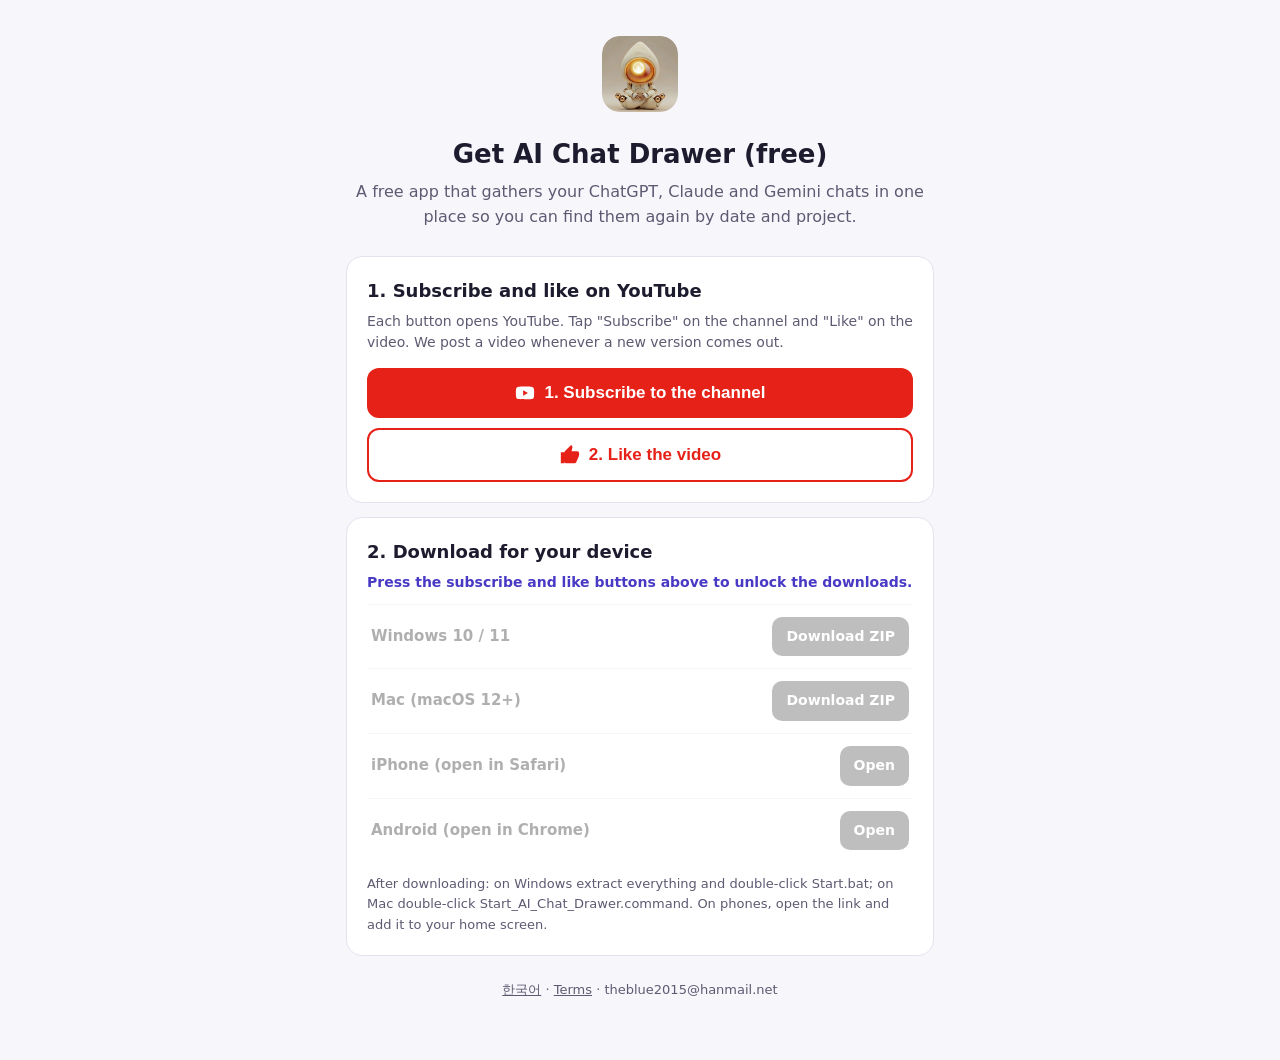
<file: download-en/index.html>
<!doctype html>
<html lang="en">
<head>
<meta charset="utf-8">
<meta name="viewport" content="width=device-width, initial-scale=1">
<title>Get AI Chat Drawer</title>
<link rel="icon" href="../logo.png">
<style>
:root{--ink:#1d1b2e;--sub:#5d5a72;--line:#e4e2ee;--brand:#493ac5;--bg:#f7f6fb;--card:#fff;--red:#e62117}
*{box-sizing:border-box}
body{margin:0;font-family:-apple-system,"Segoe UI","Malgun Gothic","Apple SD Gothic Neo",system-ui,sans-serif;background:var(--bg);color:var(--ink);line-height:1.55}
main{max-width:620px;margin:0 auto;padding:36px 16px 60px}
header{text-align:center}
header img{width:76px;height:76px;border-radius:18px}
h1{font-size:26px;margin:14px 0 6px}
.lead{color:var(--sub);margin:0 0 26px}
.card{background:var(--card);border:1px solid var(--line);border-radius:16px;padding:20px;margin:14px 0}
h2{font-size:18px;margin:0 0 6px}
.desc{color:var(--sub);font-size:14px;margin:0 0 14px}
.sub{display:flex;align-items:center;justify-content:center;gap:8px;width:100%;border:0;border-radius:12px;padding:14px;font-size:17px;font-weight:700;background:var(--red);color:#fff;cursor:pointer}
.sub svg{width:22px;height:22px}
#acts{display:grid;gap:10px}
.sub.like{background:#fff;color:var(--red);border:2px solid var(--red)}
.sub.done{opacity:.55}
.sub.done::after{content:" \2713";font-weight:900}
.ghost{display:block;margin:10px auto 0;background:none;border:0;color:var(--sub);font-size:13px;text-decoration:underline;cursor:pointer}
.locked .row{opacity:.35;pointer-events:none;filter:grayscale(1)}
.lockmsg{font-size:14px;color:var(--brand);margin:0 0 10px;font-weight:600}
.ok{display:none;font-size:14px;color:#137333;font-weight:600;margin:0 0 10px}
.open .ok{display:block} .open .lockmsg{display:none}
.row{display:flex;align-items:center;justify-content:space-between;gap:10px;padding:12px 4px;border-top:1px solid var(--line)}
.row b{font-size:15px}
.row a{flex:none;text-decoration:none;background:var(--brand);color:#fff;border-radius:10px;padding:9px 14px;font-weight:700;font-size:14px}
.row.mine{background:#f1efff;border-radius:10px;border-top:0;padding:12px 10px}
.howto{font-size:13px;color:var(--sub);margin:12px 0 0}
footer{text-align:center;font-size:13px;color:var(--sub);margin-top:24px}
footer a{color:var(--sub)}
</style>
</head>
<body>
<main>
<header><img src="../logo.png" alt=""><h1>Get AI Chat Drawer (free)</h1><p class="lead">A free app that gathers your ChatGPT, Claude and Gemini chats in one place so you can find them again by date and project.</p></header>
<section class="card">
<h2>1. Subscribe and like on YouTube</h2>
<p class="desc">Each button opens YouTube. Tap "Subscribe" on the channel and "Like" on the video. We post a video whenever a new version comes out.</p>
<div id="acts">
<button class="sub" id="sub"><svg viewBox="0 0 24 24" fill="#fff"><path d="M21.6 7.2a2.5 2.5 0 0 0-1.8-1.8C18.2 5 12 5 12 5s-6.2 0-7.8.4A2.5 2.5 0 0 0 2.4 7.2 26 26 0 0 0 2 12a26 26 0 0 0 .4 4.8 2.5 2.5 0 0 0 1.8 1.8C5.8 19 12 19 12 19s6.2 0 7.8-.4a2.5 2.5 0 0 0 1.8-1.8A26 26 0 0 0 22 12a26 26 0 0 0-.4-4.8zM10 15V9l5.2 3z"/></svg>1. Subscribe to the channel</button>
<button class="sub like" id="like"><svg viewBox="0 0 24 24" fill="#e62117"><path d="M2 21h4V9H2v12zm20-11a2 2 0 0 0-2-2h-6.3l1-4.6v-.3a1.5 1.5 0 0 0-.4-1L13.2 1 6.6 7.6A2 2 0 0 0 6 9v10a2 2 0 0 0 2 2h9a2 2 0 0 0 1.8-1.2l3-7.1c.1-.2.2-.5.2-.7v-2z"/></svg>2. Like the video</button>
</div></section>
<section class="card locked" id="dl">
<h2>2. Download for your device</h2>
<p class="lockmsg">Press the subscribe and like buttons above to unlock the downloads.</p>
<p class="ok">Thanks for subscribing and liking. Downloads are unlocked.</p>
<div id="rows">
<div class="row" data-os="win"><b>Windows 10 / 11</b><a href="https://github.com/dodobe1966-pixel/ai-chat-drawer/releases/download/v1.1/AI-Chat-Drawer_Windows_en_v1.1.zip">Download ZIP</a></div>
<div class="row" data-os="mac"><b>Mac (macOS 12+)</b><a href="https://github.com/dodobe1966-pixel/ai-chat-drawer/releases/download/v1.1/AI-Chat-Drawer_Mac_en_v1.1.zip">Download ZIP</a></div>
<div class="row" data-os="ios"><b>iPhone (open in Safari)</b><a href="../iphone-en/">Open</a></div>
<div class="row" data-os="android"><b>Android (open in Chrome)</b><a href="../phone-en/">Open</a></div>
</div>
<p class="howto">After downloading: on Windows extract everything and double-click Start.bat; on Mac double-click Start_AI_Chat_Drawer.command. On phones, open the link and add it to your home screen.</p>
</section>
<footer><a href="../download/">한국어</a> · <a href="https://github.com/dodobe1966-pixel/ai-chat-drawer/blob/main/TERMS_en.txt">Terms</a> · theblue2015@hanmail.net</footer>
</main>
<script>
(function(){
  var KEY='acd-subscribed', dl=document.getElementById('dl');
  function unlock(){dl.classList.remove('locked');dl.classList.add('open');try{localStorage.setItem(KEY,'1')}catch(e){}}
  try{if(localStorage.getItem(KEY)==='1')unlock()}catch(e){}
  var did={};
  function step(id,url){var b=document.getElementById(id);b.onclick=function(){window.open(url,'_blank','noopener');b.classList.add('done');did[id]=1;if(did.sub&&did.like)setTimeout(unlock,1500)}}
  step('sub','https://www.youtube.com/@aichatdrawer?sub_confirmation=1');step('like','https://youtu.be/D5wnL5b4Gk4');  var ua=navigator.userAgent;
  var os=/iPhone|iPad|iPod/.test(ua)?'ios':/Android/.test(ua)?'android':/Mac/.test(ua)?'mac':/Win/.test(ua)?'win':'';
  var rows=document.getElementById('rows'), r=os&&rows.querySelector('[data-os="'+os+'"]');
  if(r){r.classList.add('mine');rows.insertBefore(r,rows.firstChild)}
})();
</script>
</body>
</html>
</file>
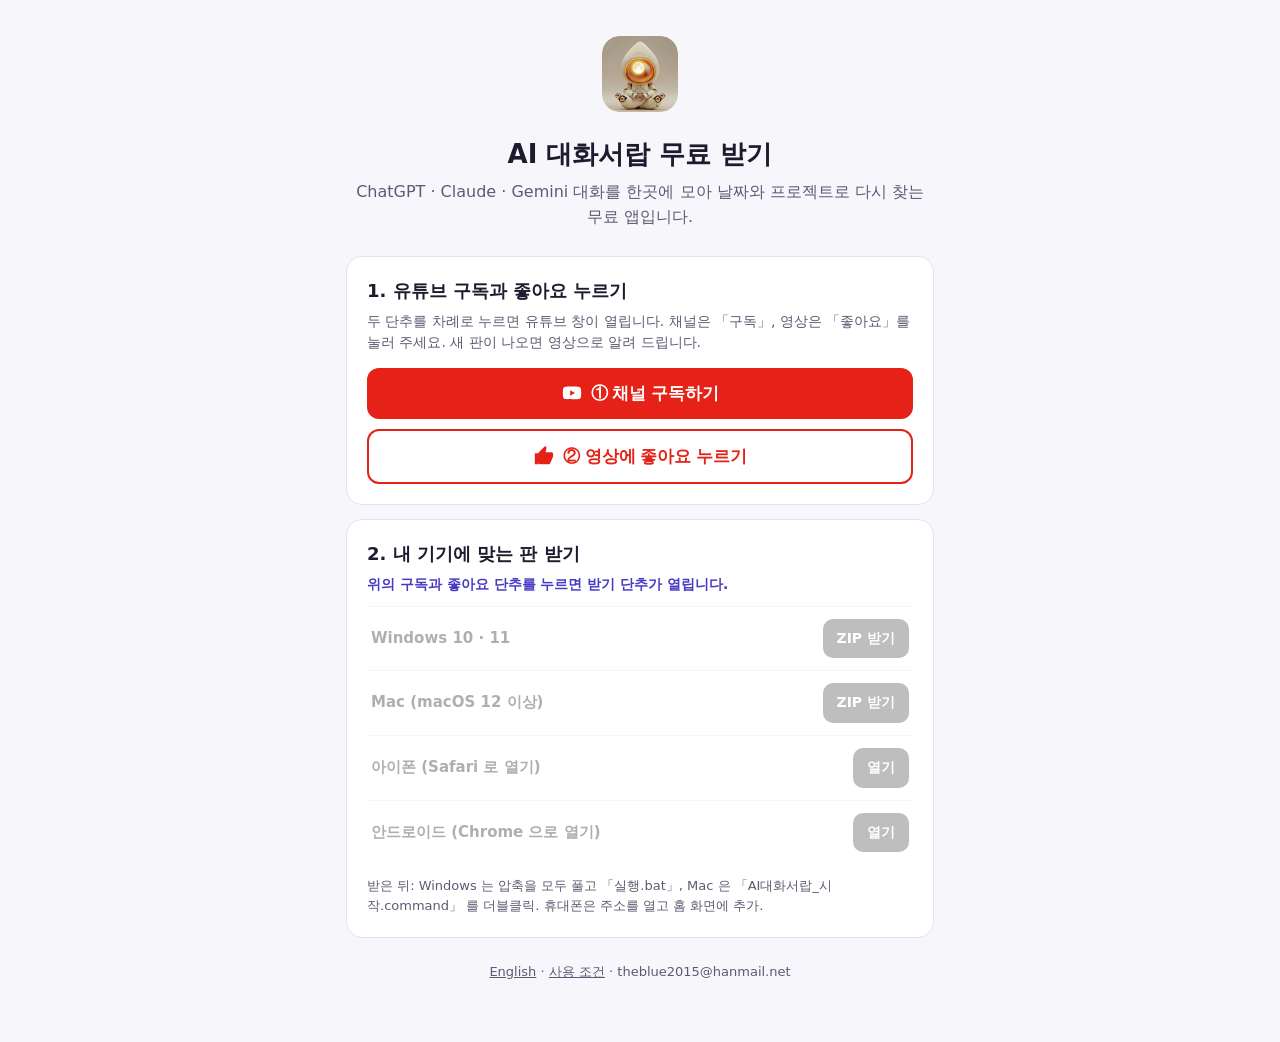
<file: download/index.html>
<!doctype html>
<html lang="ko">
<head>
<meta charset="utf-8">
<meta name="viewport" content="width=device-width, initial-scale=1">
<title>AI 대화서랍 받기</title>
<link rel="icon" href="../logo.png">
<style>
:root{--ink:#1d1b2e;--sub:#5d5a72;--line:#e4e2ee;--brand:#493ac5;--bg:#f7f6fb;--card:#fff;--red:#e62117}
*{box-sizing:border-box}
body{margin:0;font-family:-apple-system,"Segoe UI","Malgun Gothic","Apple SD Gothic Neo",system-ui,sans-serif;background:var(--bg);color:var(--ink);line-height:1.55}
main{max-width:620px;margin:0 auto;padding:36px 16px 60px}
header{text-align:center}
header img{width:76px;height:76px;border-radius:18px}
h1{font-size:26px;margin:14px 0 6px}
.lead{color:var(--sub);margin:0 0 26px}
.card{background:var(--card);border:1px solid var(--line);border-radius:16px;padding:20px;margin:14px 0}
h2{font-size:18px;margin:0 0 6px}
.desc{color:var(--sub);font-size:14px;margin:0 0 14px}
.sub{display:flex;align-items:center;justify-content:center;gap:8px;width:100%;border:0;border-radius:12px;padding:14px;font-size:17px;font-weight:700;background:var(--red);color:#fff;cursor:pointer}
.sub svg{width:22px;height:22px}
#acts{display:grid;gap:10px}
.sub.like{background:#fff;color:var(--red);border:2px solid var(--red)}
.sub.done{opacity:.55}
.sub.done::after{content:" \2713";font-weight:900}
.ghost{display:block;margin:10px auto 0;background:none;border:0;color:var(--sub);font-size:13px;text-decoration:underline;cursor:pointer}
.locked .row{opacity:.35;pointer-events:none;filter:grayscale(1)}
.lockmsg{font-size:14px;color:var(--brand);margin:0 0 10px;font-weight:600}
.ok{display:none;font-size:14px;color:#137333;font-weight:600;margin:0 0 10px}
.open .ok{display:block} .open .lockmsg{display:none}
.row{display:flex;align-items:center;justify-content:space-between;gap:10px;padding:12px 4px;border-top:1px solid var(--line)}
.row b{font-size:15px}
.row a{flex:none;text-decoration:none;background:var(--brand);color:#fff;border-radius:10px;padding:9px 14px;font-weight:700;font-size:14px}
.row.mine{background:#f1efff;border-radius:10px;border-top:0;padding:12px 10px}
.howto{font-size:13px;color:var(--sub);margin:12px 0 0}
footer{text-align:center;font-size:13px;color:var(--sub);margin-top:24px}
footer a{color:var(--sub)}
</style>
</head>
<body>
<main>
<header><img src="../logo.png" alt=""><h1>AI 대화서랍 무료 받기</h1><p class="lead">ChatGPT · Claude · Gemini 대화를 한곳에 모아 날짜와 프로젝트로 다시 찾는 무료 앱입니다.</p></header>
<section class="card">
<h2>1. 유튜브 구독과 좋아요 누르기</h2>
<p class="desc">두 단추를 차례로 누르면 유튜브 창이 열립니다. 채널은 「구독」, 영상은 「좋아요」를 눌러 주세요. 새 판이 나오면 영상으로 알려 드립니다.</p>
<div id="acts">
<button class="sub" id="sub"><svg viewBox="0 0 24 24" fill="#fff"><path d="M21.6 7.2a2.5 2.5 0 0 0-1.8-1.8C18.2 5 12 5 12 5s-6.2 0-7.8.4A2.5 2.5 0 0 0 2.4 7.2 26 26 0 0 0 2 12a26 26 0 0 0 .4 4.8 2.5 2.5 0 0 0 1.8 1.8C5.8 19 12 19 12 19s6.2 0 7.8-.4a2.5 2.5 0 0 0 1.8-1.8A26 26 0 0 0 22 12a26 26 0 0 0-.4-4.8zM10 15V9l5.2 3z"/></svg>① 채널 구독하기</button>
<button class="sub like" id="like"><svg viewBox="0 0 24 24" fill="#e62117"><path d="M2 21h4V9H2v12zm20-11a2 2 0 0 0-2-2h-6.3l1-4.6v-.3a1.5 1.5 0 0 0-.4-1L13.2 1 6.6 7.6A2 2 0 0 0 6 9v10a2 2 0 0 0 2 2h9a2 2 0 0 0 1.8-1.2l3-7.1c.1-.2.2-.5.2-.7v-2z"/></svg>② 영상에 좋아요 누르기</button>
</div></section>
<section class="card locked" id="dl">
<h2>2. 내 기기에 맞는 판 받기</h2>
<p class="lockmsg">위의 구독과 좋아요 단추를 누르면 받기 단추가 열립니다.</p>
<p class="ok">구독과 좋아요 고맙습니다. 받기 단추가 열렸습니다.</p>
<div id="rows">
<div class="row" data-os="win"><b>Windows 10 · 11</b><a href="https://github.com/dodobe1966-pixel/ai-chat-drawer/releases/download/v1.1/AI-Chat-Drawer_Windows_ko_v1.1.zip">ZIP 받기</a></div>
<div class="row" data-os="mac"><b>Mac (macOS 12 이상)</b><a href="https://github.com/dodobe1966-pixel/ai-chat-drawer/releases/download/v1.1/AI-Chat-Drawer_Mac_ko_v1.1.zip">ZIP 받기</a></div>
<div class="row" data-os="ios"><b>아이폰 (Safari 로 열기)</b><a href="../iphone/">열기</a></div>
<div class="row" data-os="android"><b>안드로이드 (Chrome 으로 열기)</b><a href="../phone/">열기</a></div>
</div>
<p class="howto">받은 뒤: Windows 는 압축을 모두 풀고 「실행.bat」, Mac 은 「AI대화서랍_시작.command」 를 더블클릭. 휴대폰은 주소를 열고 홈 화면에 추가.</p>
</section>
<footer><a href="../download-en/">English</a> · <a href="https://github.com/dodobe1966-pixel/ai-chat-drawer/blob/main/TERMS_ko.txt">사용 조건</a> · theblue2015@hanmail.net</footer>
</main>
<script>
(function(){
  var KEY='acd-subscribed', dl=document.getElementById('dl');
  function unlock(){dl.classList.remove('locked');dl.classList.add('open');try{localStorage.setItem(KEY,'1')}catch(e){}}
  try{if(localStorage.getItem(KEY)==='1')unlock()}catch(e){}
  var did={};
  function step(id,url){var b=document.getElementById(id);b.onclick=function(){window.open(url,'_blank','noopener');b.classList.add('done');did[id]=1;if(did.sub&&did.like)setTimeout(unlock,1500)}}
  step('sub','https://www.youtube.com/@aichatdrawer?sub_confirmation=1');step('like','https://youtu.be/D5wnL5b4Gk4');  var ua=navigator.userAgent;
  var os=/iPhone|iPad|iPod/.test(ua)?'ios':/Android/.test(ua)?'android':/Mac/.test(ua)?'mac':/Win/.test(ua)?'win':'';
  var rows=document.getElementById('rows'), r=os&&rows.querySelector('[data-os="'+os+'"]');
  if(r){r.classList.add('mine');rows.insertBefore(r,rows.firstChild)}
})();
</script>
</body>
</html>
</file>
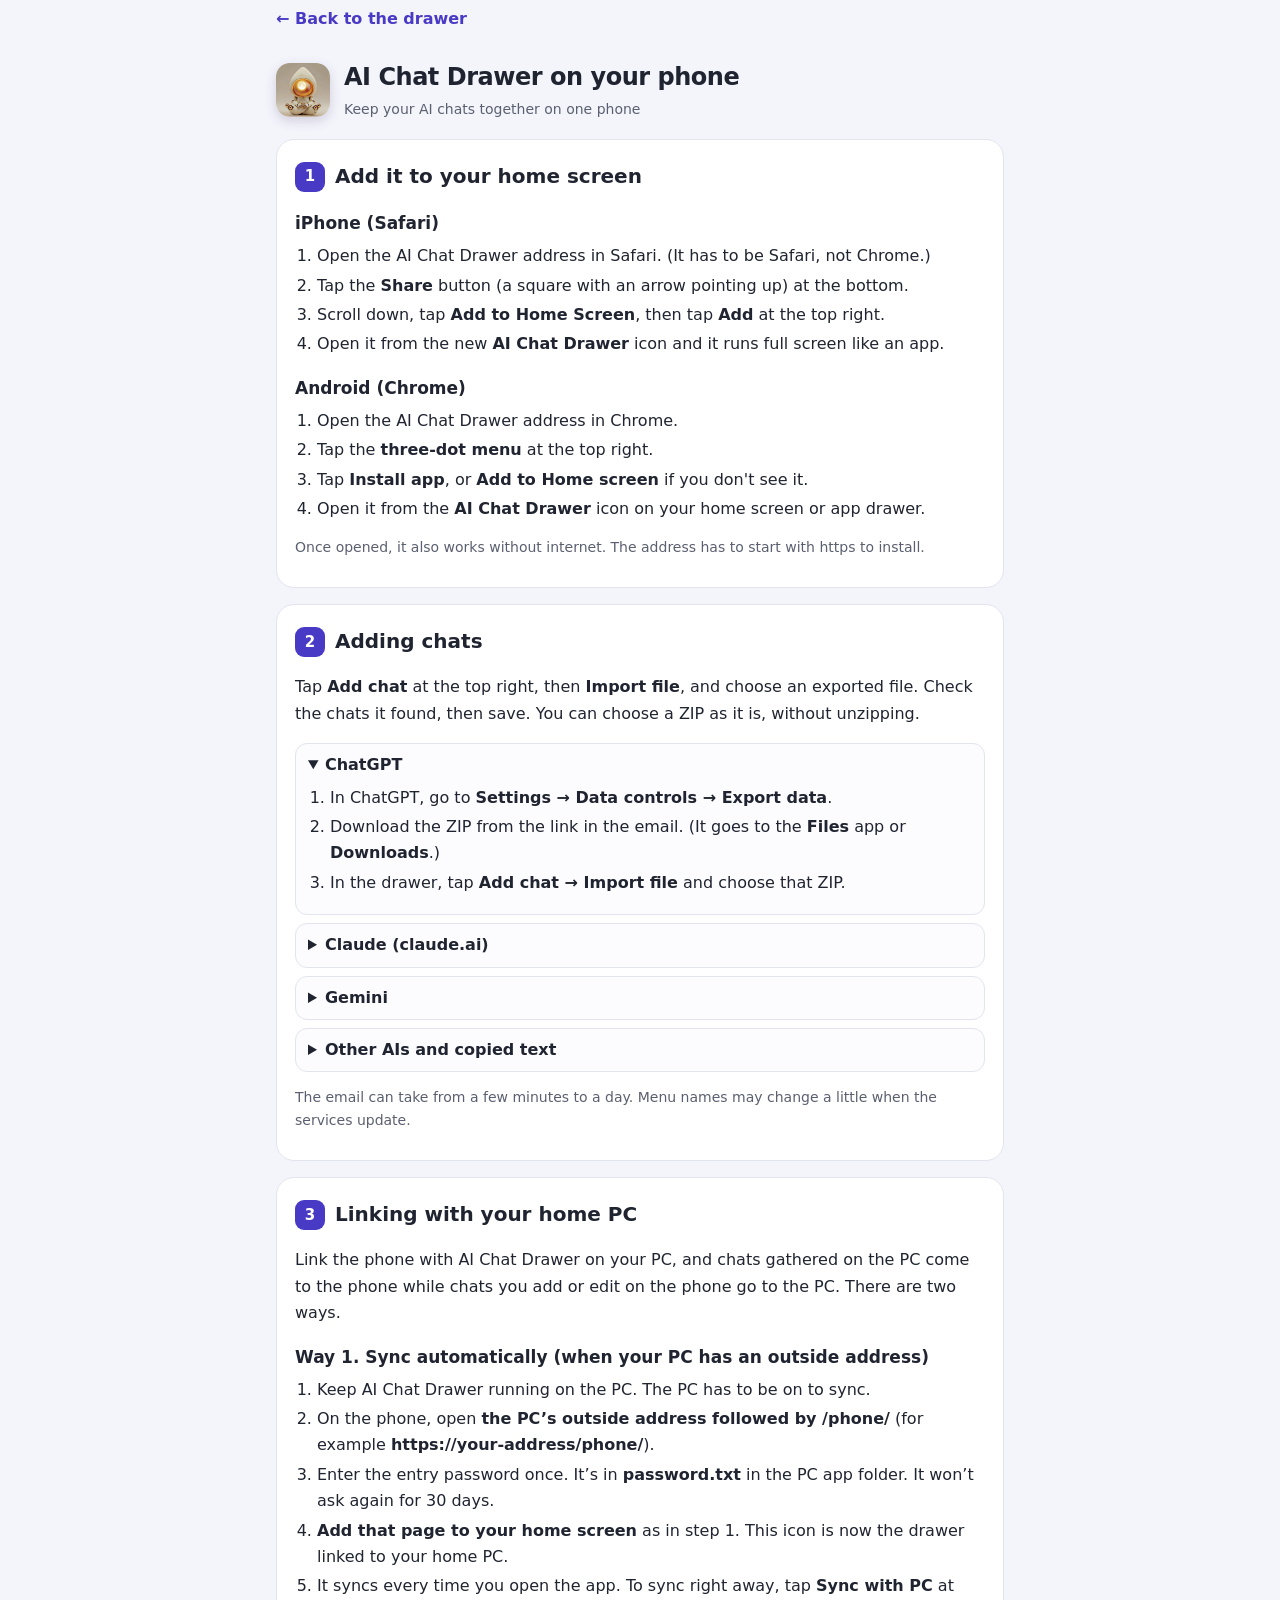
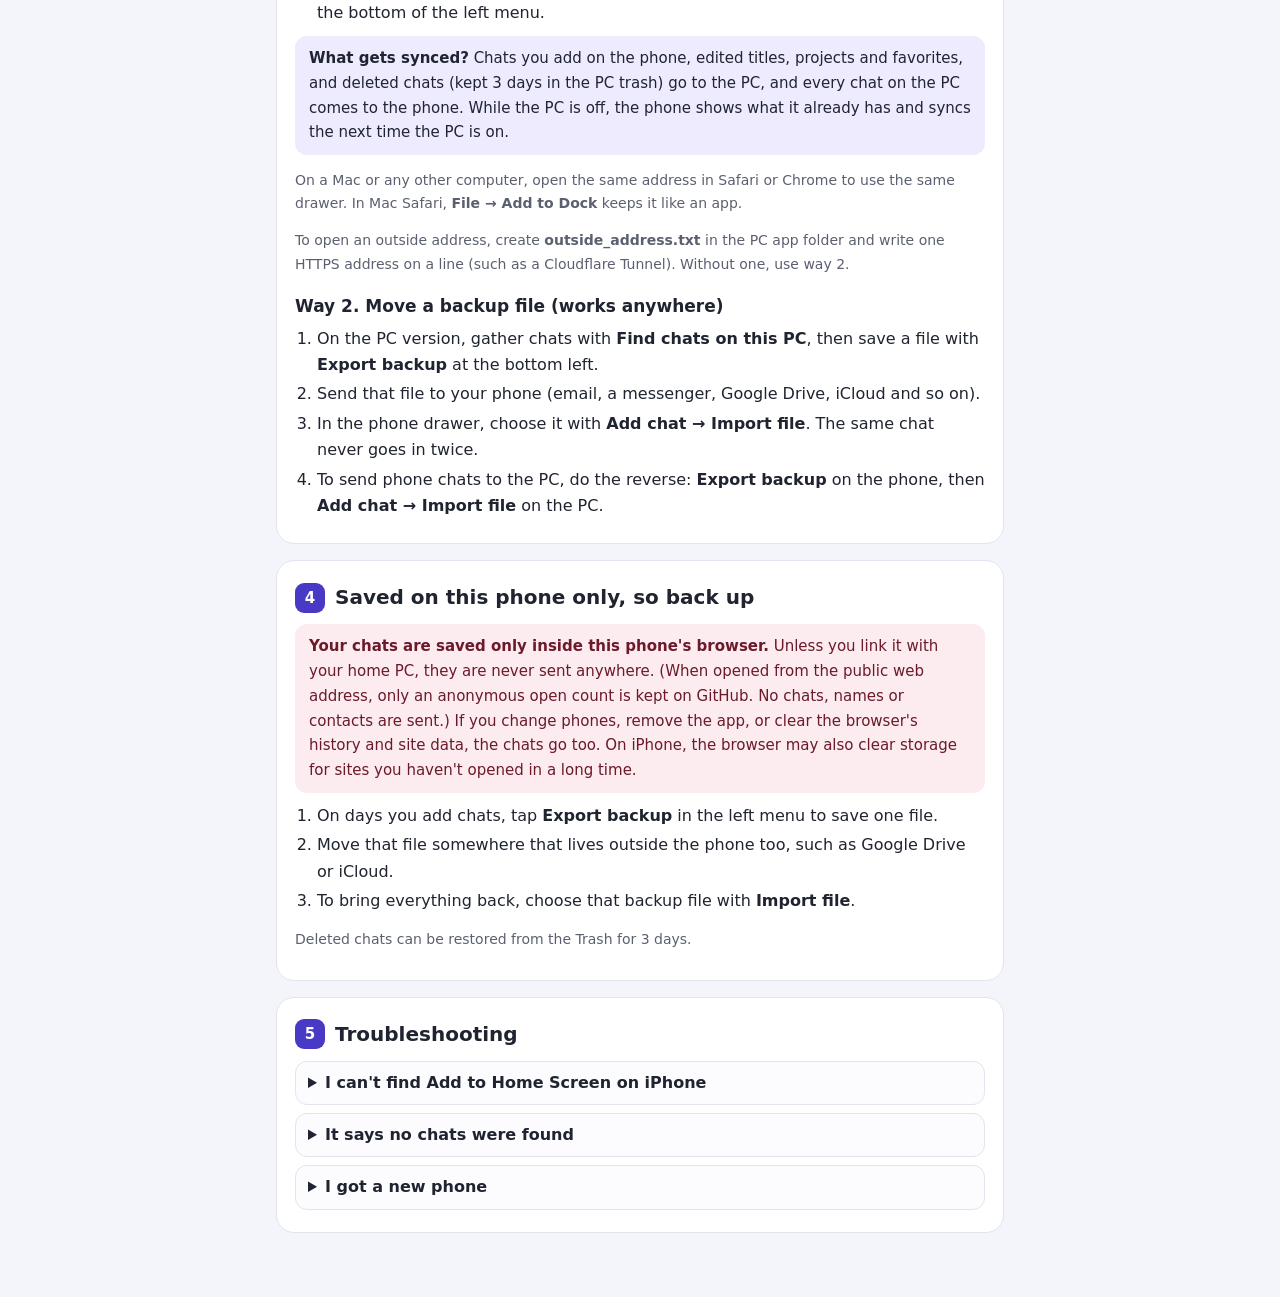
<file: phone-en/guide.html>
<!doctype html>
<html lang="en">
<head>
<meta charset="utf-8">
<meta name="viewport" content="width=device-width, initial-scale=1, viewport-fit=cover">
<meta name="color-scheme" content="light">
<meta http-equiv="Content-Security-Policy" content="default-src 'self'; script-src 'self'; style-src 'self' 'unsafe-inline'; img-src 'self' data: blob:; object-src 'none'; base-uri 'none'; form-action 'self'">
<meta name="theme-color" content="#493ac5">
<title>AI Chat Drawer on your phone</title>
<link rel="icon" type="image/png" href="icons/icon-192.png">
<link rel="apple-touch-icon" href="icons/apple-touch-icon.png">
<style>
:root{--ink:#1f2430;--sub:#5b6070;--line:#e2e4ee;--bg:#f4f5fb;--card:#fff;--accent:#493ac5;--accent-soft:#eeebff;--warn:#b8324c}
*{box-sizing:border-box}
body{margin:0;background:var(--bg);color:var(--ink);font-family:Pretendard,system-ui,-apple-system,"Segoe UI",sans-serif;font-size:16px;line-height:1.65}
a{color:var(--accent)}
.wrap{max-width:760px;margin:0 auto;padding:0 16px calc(48px + env(safe-area-inset-bottom))}
header{display:flex;align-items:center;gap:14px;padding:22px 0 18px}
header img{width:54px;height:54px;border-radius:14px;box-shadow:0 4px 12px #49386a33}
header h1{margin:0;font-size:24px;letter-spacing:-.02em}
header p{margin:0;color:var(--sub);font-size:14px}
.back{display:inline-block;margin:6px 0 4px;font-weight:700;text-decoration:none}
section{background:var(--card);border:1px solid var(--line);border-radius:18px;padding:20px 18px 14px;margin-bottom:16px}
h2{margin:0 0 10px;font-size:20px;display:flex;align-items:center;gap:10px}
h2 .no{flex:none;display:grid;place-items:center;width:30px;height:30px;border-radius:9px;background:var(--accent);color:#fff;font-size:15px}
h3{margin:16px 0 6px;font-size:17px}
ol{margin:6px 0 10px;padding-left:22px}
li{margin:3px 0}
.note{background:var(--accent-soft);border-radius:12px;padding:10px 14px;margin:10px 0;font-size:15px}
.warn{background:#fdecef;color:#6b1a2a}
details{border:1px solid var(--line);border-radius:12px;padding:8px 12px;margin:8px 0;background:#fcfcff}
summary{font-weight:800;cursor:pointer}
small,.sub{color:var(--sub);font-size:14px}
</style>
</head>
<body>
<div class="wrap">
<a class="back" href="index.html">&larr; Back to the drawer</a>
<header>
  <img src="icons/icon-192.png" alt="" width="54" height="54">
  <div><h1>AI Chat Drawer on your phone</h1><p>Keep your AI chats together on one phone</p></div>
</header>

<section>
  <h2><span class="no">1</span>Add it to your home screen</h2>
  <h3>iPhone (Safari)</h3>
  <ol>
    <li>Open the AI Chat Drawer address in Safari. (It has to be Safari, not Chrome.)</li>
    <li>Tap the <b>Share</b> button (a square with an arrow pointing up) at the bottom.</li>
    <li>Scroll down, tap <b>Add to Home Screen</b>, then tap <b>Add</b> at the top right.</li>
    <li>Open it from the new <b>AI Chat Drawer</b> icon and it runs full screen like an app.</li>
  </ol>
  <h3>Android (Chrome)</h3>
  <ol>
    <li>Open the AI Chat Drawer address in Chrome.</li>
    <li>Tap the <b>three-dot menu</b> at the top right.</li>
    <li>Tap <b>Install app</b>, or <b>Add to Home screen</b> if you don't see it.</li>
    <li>Open it from the <b>AI Chat Drawer</b> icon on your home screen or app drawer.</li>
  </ol>
  <p class="sub">Once opened, it also works without internet. The address has to start with https to install.</p>
</section>

<section>
  <h2><span class="no">2</span>Adding chats</h2>
  <p>Tap <b>Add chat</b> at the top right, then <b>Import file</b>, and choose an exported file. Check the chats it found, then save. You can choose a ZIP as it is, without unzipping.</p>
  <details open><summary>ChatGPT</summary>
    <ol>
      <li>In ChatGPT, go to <b>Settings → Data controls → Export data</b>.</li>
      <li>Download the ZIP from the link in the email. (It goes to the <b>Files</b> app or <b>Downloads</b>.)</li>
      <li>In the drawer, tap <b>Add chat → Import file</b> and choose that ZIP.</li>
    </ol></details>
  <details><summary>Claude (claude.ai)</summary>
    <ol>
      <li>On claude.ai, go to <b>Settings → Privacy → Export data</b>.</li>
      <li>Download the ZIP file from the link in the email.</li>
      <li>Use <b>Import file</b> to choose that ZIP.</li>
    </ol></details>
  <details><summary>Gemini</summary>
    <ol>
      <li>Go to <a href="https://takeout.google.com" target="_blank" rel="noopener">Google Takeout</a>.</li>
      <li>Tap <b>Deselect all</b>, tick only <b>My Activity</b>, and inside it keep only <b>Gemini Apps</b>.</li>
      <li>Choose the ZIP you get with <b>Import file</b>, as it is.</li>
    </ol></details>
  <details><summary>Other AIs and copied text</summary>
    <ol>
      <li>In the chat, long-press the text and copy it.</li>
      <li>Paste it into <b>Add chat → Paste a conversation</b>, type a title and save.</li>
      <li>JSON, JSONL, TXT, MD and HTML files also work with <b>Import file</b>.</li>
    </ol></details>
  <p class="sub">The email can take from a few minutes to a day. Menu names may change a little when the services update.</p>
</section>

<section>
  <h2><span class="no">3</span>Linking with your home PC</h2>
  <p>Link the phone with AI Chat Drawer on your PC, and chats gathered on the PC come to the phone while chats you add or edit on the phone go to the PC. There are two ways.</p>
  <h3>Way 1. Sync automatically (when your PC has an outside address)</h3>
  <ol>
    <li>Keep AI Chat Drawer running on the PC. The PC has to be on to sync.</li>
    <li>On the phone, open <b>the PC’s outside address followed by /phone/</b> (for example <b>https://your-address/phone/</b>).</li>
    <li>Enter the entry password once. It’s in <b>password.txt</b> in the PC app folder. It won’t ask again for 30 days.</li>
    <li><b>Add that page to your home screen</b> as in step 1. This icon is now the drawer linked to your home PC.</li>
    <li>It syncs every time you open the app. To sync right away, tap <b>Sync with PC</b> at the bottom of the left menu.</li>
  </ol>
  <div class="note"><b>What gets synced?</b> Chats you add on the phone, edited titles, projects and favorites, and deleted chats (kept 3 days in the PC trash) go to the PC, and every chat on the PC comes to the phone. While the PC is off, the phone shows what it already has and syncs the next time the PC is on.</div>
  <p class="sub">On a Mac or any other computer, open the same address in Safari or Chrome to use the same drawer. In Mac Safari, <b>File → Add to Dock</b> keeps it like an app.</p>
  <p class="sub">To open an outside address, create <b>outside_address.txt</b> in the PC app folder and write one HTTPS address on a line (such as a Cloudflare Tunnel). Without one, use way 2.</p>
  <h3>Way 2. Move a backup file (works anywhere)</h3>
  <ol>
    <li>On the PC version, gather chats with <b>Find chats on this PC</b>, then save a file with <b>Export backup</b> at the bottom left.</li>
    <li>Send that file to your phone (email, a messenger, Google Drive, iCloud and so on).</li>
    <li>In the phone drawer, choose it with <b>Add chat → Import file</b>. The same chat never goes in twice.</li>
    <li>To send phone chats to the PC, do the reverse: <b>Export backup</b> on the phone, then <b>Add chat → Import file</b> on the PC.</li>
  </ol>
</section>

<section>
  <h2><span class="no">4</span>Saved on this phone only, so back up</h2>
  <div class="note warn"><b>Your chats are saved only inside this phone's browser.</b> Unless you link it with your home PC, they are never sent anywhere. (When opened from the public web address, only an anonymous open count is kept on GitHub. No chats, names or contacts are sent.) If you change phones, remove the app, or clear the browser's history and site data, the chats go too. On iPhone, the browser may also clear storage for sites you haven't opened in a long time.</div>
  <ol>
    <li>On days you add chats, tap <b>Export backup</b> in the left menu to save one file.</li>
    <li>Move that file somewhere that lives outside the phone too, such as Google Drive or iCloud.</li>
    <li>To bring everything back, choose that backup file with <b>Import file</b>.</li>
  </ol>
  <p class="sub">Deleted chats can be restored from the Trash for 3 days.</p>
</section>

<section>
  <h2><span class="no">5</span>Troubleshooting</h2>
  <details><summary>I can't find Add to Home Screen on iPhone</summary><p>Make sure you opened it in Safari. It doesn't show inside other apps' built-in browsers. Tap <b>Open in Safari</b> first.</p></details>
  <details><summary>It says no chats were found</summary><p>Check that it's an export file with chats in it. For ChatGPT it's the ZIP with <b>conversations.json</b>; for Gemini it's the <b>My Activity</b> ZIP. A very large ZIP can be too much for phone memory. If so, add it on the PC version and bring it over as a backup file.</p></details>
  <details><summary>I got a new phone</summary><p>Tap <b>Export backup</b> on the old phone and <b>Import file</b> on the new one.</p></details>
</section>
</div>
</body>
</html>
</file>
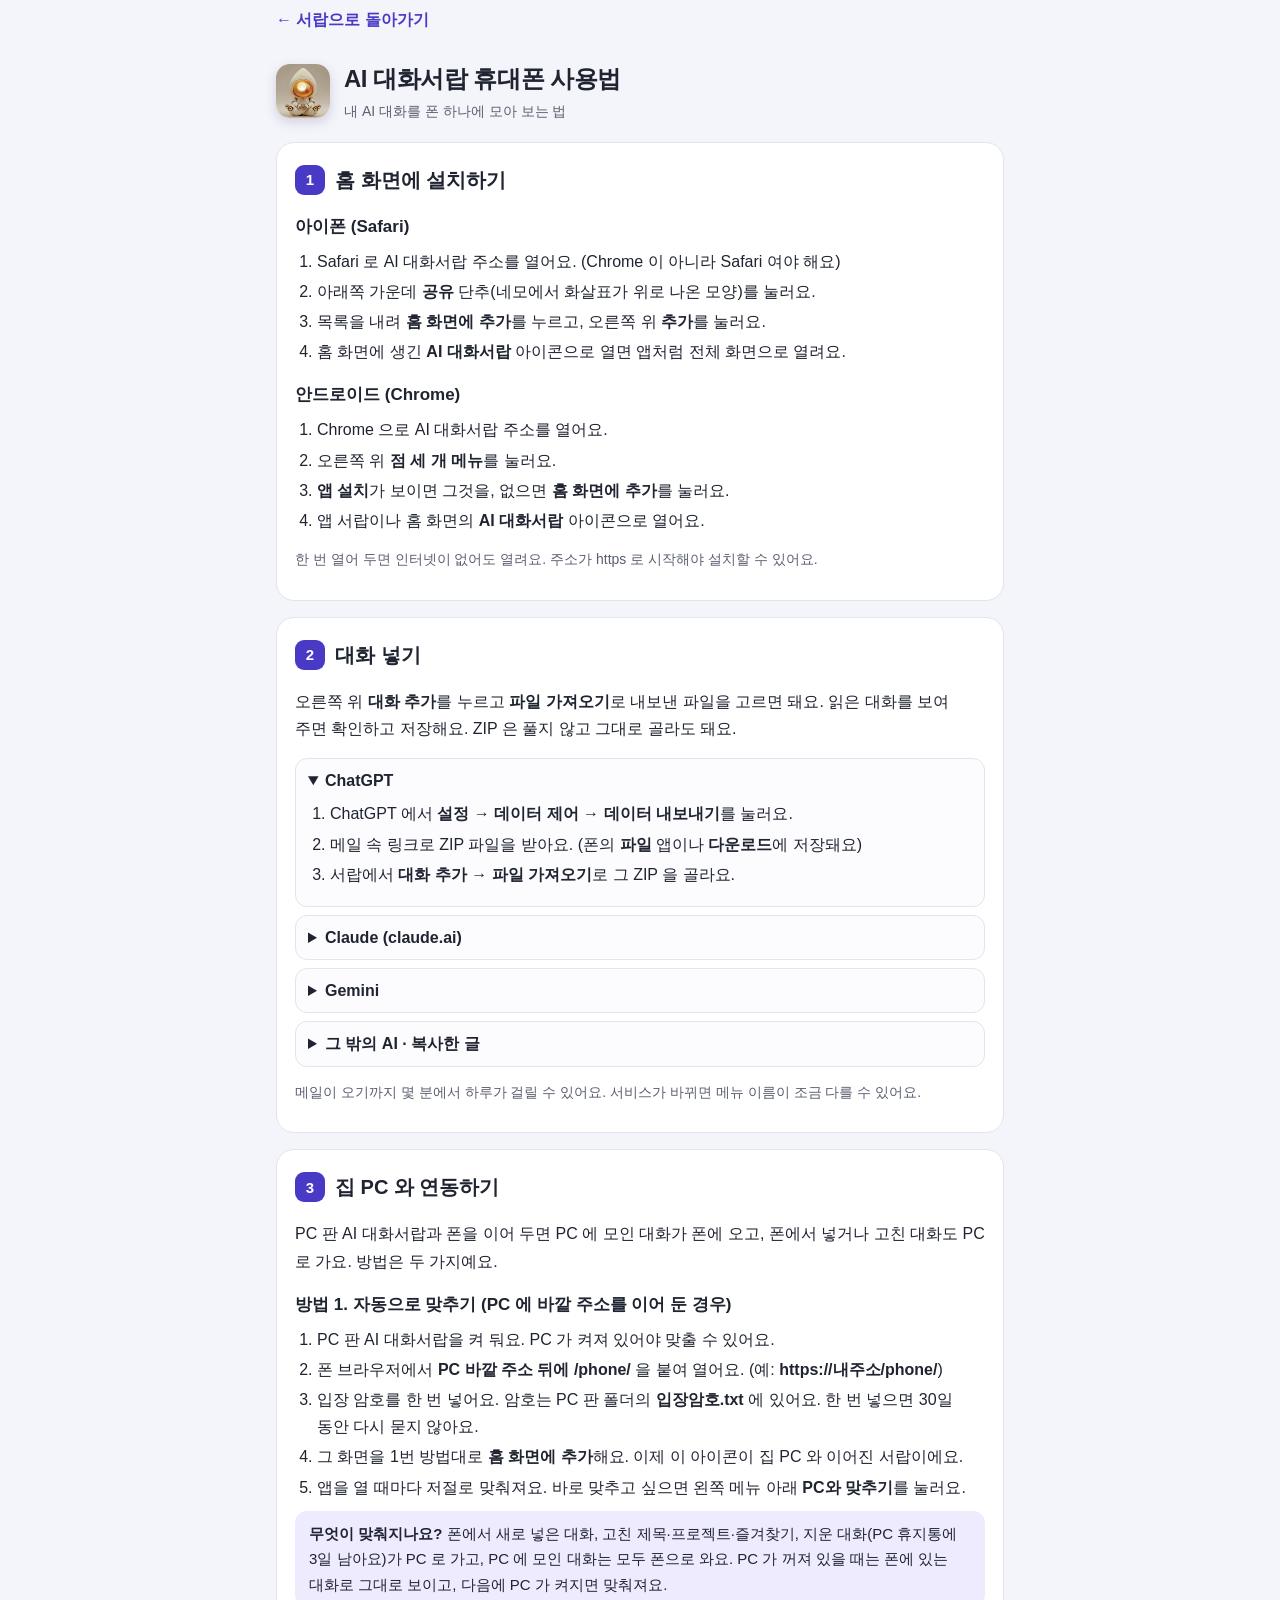
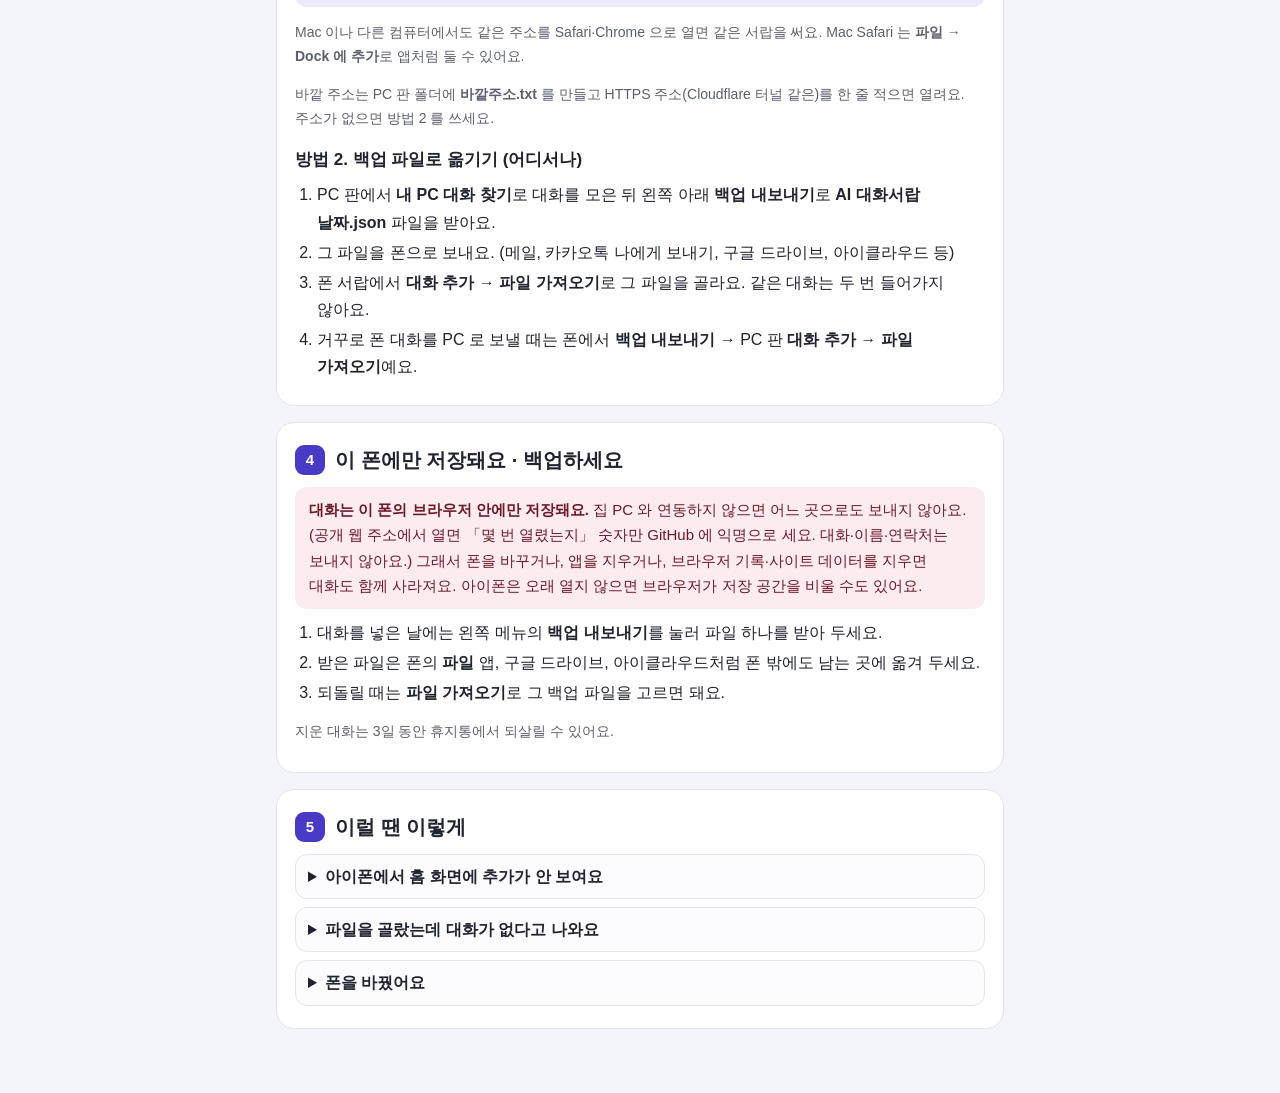
<file: phone/guide.html>
<!doctype html>
<html lang="ko">
<head>
<meta charset="utf-8">
<meta name="viewport" content="width=device-width, initial-scale=1, viewport-fit=cover">
<meta name="color-scheme" content="light">
<meta http-equiv="Content-Security-Policy" content="default-src 'self'; script-src 'self'; style-src 'self' 'unsafe-inline'; img-src 'self' data: blob:; object-src 'none'; base-uri 'none'; form-action 'self'">
<meta name="theme-color" content="#493ac5">
<title>AI 대화서랍 휴대폰 사용법</title>
<link rel="icon" type="image/png" href="icons/icon-192.png">
<link rel="apple-touch-icon" href="icons/apple-touch-icon.png">
<style>
:root{--ink:#1f2430;--sub:#5b6070;--line:#e2e4ee;--bg:#f4f5fb;--card:#fff;--accent:#493ac5;--accent-soft:#eeebff;--warn:#b8324c}
*{box-sizing:border-box}
body{margin:0;background:var(--bg);color:var(--ink);font-family:Pretendard,"Apple SD Gothic Neo","Noto Sans KR","Malgun Gothic",sans-serif;font-size:16px;line-height:1.7;word-break:keep-all}
a{color:var(--accent)}
.wrap{max-width:760px;margin:0 auto;padding:0 16px calc(48px + env(safe-area-inset-bottom))}
header{display:flex;align-items:center;gap:14px;padding:22px 0 18px}
header img{width:54px;height:54px;border-radius:14px;box-shadow:0 4px 12px #49386a33}
header h1{margin:0;font-size:24px;letter-spacing:-.02em}
header p{margin:0;color:var(--sub);font-size:14px}
.back{display:inline-block;margin:6px 0 4px;font-weight:700;text-decoration:none}
section{background:var(--card);border:1px solid var(--line);border-radius:18px;padding:20px 18px 14px;margin-bottom:16px}
h2{margin:0 0 10px;font-size:20px;display:flex;align-items:center;gap:10px}
h2 .no{flex:none;display:grid;place-items:center;width:30px;height:30px;border-radius:9px;background:var(--accent);color:#fff;font-size:15px}
h3{margin:16px 0 6px;font-size:17px}
ol{margin:6px 0 10px;padding-left:22px}
li{margin:3px 0}
.note{background:var(--accent-soft);border-radius:12px;padding:10px 14px;margin:10px 0;font-size:15px}
.warn{background:#fdecef;color:#6b1a2a}
details{border:1px solid var(--line);border-radius:12px;padding:8px 12px;margin:8px 0;background:#fcfcff}
summary{font-weight:800;cursor:pointer}
small,.sub{color:var(--sub);font-size:14px}
</style>
</head>
<body>
<div class="wrap">
<a class="back" href="index.html">&larr; 서랍으로 돌아가기</a>
<header>
  <img src="icons/icon-192.png" alt="" width="54" height="54">
  <div><h1>AI 대화서랍 휴대폰 사용법</h1><p>내 AI 대화를 폰 하나에 모아 보는 법</p></div>
</header>

<section>
  <h2><span class="no">1</span>홈 화면에 설치하기</h2>
  <h3>아이폰 (Safari)</h3>
  <ol>
    <li>Safari 로 AI 대화서랍 주소를 열어요. (Chrome 이 아니라 Safari 여야 해요)</li>
    <li>아래쪽 가운데 <b>공유</b> 단추(네모에서 화살표가 위로 나온 모양)를 눌러요.</li>
    <li>목록을 내려 <b>홈 화면에 추가</b>를 누르고, 오른쪽 위 <b>추가</b>를 눌러요.</li>
    <li>홈 화면에 생긴 <b>AI 대화서랍</b> 아이콘으로 열면 앱처럼 전체 화면으로 열려요.</li>
  </ol>
  <h3>안드로이드 (Chrome)</h3>
  <ol>
    <li>Chrome 으로 AI 대화서랍 주소를 열어요.</li>
    <li>오른쪽 위 <b>점 세 개 메뉴</b>를 눌러요.</li>
    <li><b>앱 설치</b>가 보이면 그것을, 없으면 <b>홈 화면에 추가</b>를 눌러요.</li>
    <li>앱 서랍이나 홈 화면의 <b>AI 대화서랍</b> 아이콘으로 열어요.</li>
  </ol>
  <p class="sub">한 번 열어 두면 인터넷이 없어도 열려요. 주소가 https 로 시작해야 설치할 수 있어요.</p>
</section>

<section>
  <h2><span class="no">2</span>대화 넣기</h2>
  <p>오른쪽 위 <b>대화 추가</b>를 누르고 <b>파일 가져오기</b>로 내보낸 파일을 고르면 돼요. 읽은 대화를 보여 주면 확인하고 저장해요. ZIP 은 풀지 않고 그대로 골라도 돼요.</p>
  <details open><summary>ChatGPT</summary>
    <ol>
      <li>ChatGPT 에서 <b>설정 → 데이터 제어 → 데이터 내보내기</b>를 눌러요.</li>
      <li>메일 속 링크로 ZIP 파일을 받아요. (폰의 <b>파일</b> 앱이나 <b>다운로드</b>에 저장돼요)</li>
      <li>서랍에서 <b>대화 추가 → 파일 가져오기</b>로 그 ZIP 을 골라요.</li>
    </ol></details>
  <details><summary>Claude (claude.ai)</summary>
    <ol>
      <li>claude.ai 에서 <b>설정 → 개인정보 보호 → 데이터 내보내기</b>를 눌러요.</li>
      <li>메일로 온 링크에서 ZIP 파일을 받아요.</li>
      <li><b>파일 가져오기</b>로 그 ZIP 을 골라요.</li>
    </ol></details>
  <details><summary>Gemini</summary>
    <ol>
      <li><a href="https://takeout.google.com" target="_blank" rel="noopener">구글 테이크아웃</a>에 들어가요.</li>
      <li><b>모두 선택 해제</b>를 누르고 <b>내 활동</b>만 체크한 뒤, 그 안에서 <b>Gemini 앱</b>만 남겨요.</li>
      <li>받은 ZIP 을 <b>파일 가져오기</b>로 그대로 골라요.</li>
    </ol></details>
  <details><summary>그 밖의 AI · 복사한 글</summary>
    <ol>
      <li>대화 화면에서 글을 길게 눌러 복사해요.</li>
      <li><b>대화 추가 → 대화 붙여넣기</b>에 붙여 넣고 제목을 적어 저장해요.</li>
      <li>JSON · JSONL · TXT · MD · HTML 파일도 <b>파일 가져오기</b>로 읽어요.</li>
    </ol></details>
  <p class="sub">메일이 오기까지 몇 분에서 하루가 걸릴 수 있어요. 서비스가 바뀌면 메뉴 이름이 조금 다를 수 있어요.</p>
</section>

<section>
  <h2><span class="no">3</span>집 PC 와 연동하기</h2>
  <p>PC 판 AI 대화서랍과 폰을 이어 두면 PC 에 모인 대화가 폰에 오고, 폰에서 넣거나 고친 대화도 PC 로 가요. 방법은 두 가지예요.</p>
  <h3>방법 1. 자동으로 맞추기 (PC 에 바깥 주소를 이어 둔 경우)</h3>
  <ol>
    <li>PC 판 AI 대화서랍을 켜 둬요. PC 가 켜져 있어야 맞출 수 있어요.</li>
    <li>폰 브라우저에서 <b>PC 바깥 주소 뒤에 /phone/</b> 을 붙여 열어요. (예: <b>https://내주소/phone/</b>)</li>
    <li>입장 암호를 한 번 넣어요. 암호는 PC 판 폴더의 <b>입장암호.txt</b> 에 있어요. 한 번 넣으면 30일 동안 다시 묻지 않아요.</li>
    <li>그 화면을 1번 방법대로 <b>홈 화면에 추가</b>해요. 이제 이 아이콘이 집 PC 와 이어진 서랍이에요.</li>
    <li>앱을 열 때마다 저절로 맞춰져요. 바로 맞추고 싶으면 왼쪽 메뉴 아래 <b>PC와 맞추기</b>를 눌러요.</li>
  </ol>
  <div class="note"><b>무엇이 맞춰지나요?</b> 폰에서 새로 넣은 대화, 고친 제목·프로젝트·즐겨찾기, 지운 대화(PC 휴지통에 3일 남아요)가 PC 로 가고, PC 에 모인 대화는 모두 폰으로 와요. PC 가 꺼져 있을 때는 폰에 있는 대화로 그대로 보이고, 다음에 PC 가 켜지면 맞춰져요.</div>
  <p class="sub">Mac 이나 다른 컴퓨터에서도 같은 주소를 Safari·Chrome 으로 열면 같은 서랍을 써요. Mac Safari 는 <b>파일 → Dock 에 추가</b>로 앱처럼 둘 수 있어요.</p>
  <p class="sub">바깥 주소는 PC 판 폴더에 <b>바깥주소.txt</b> 를 만들고 HTTPS 주소(Cloudflare 터널 같은)를 한 줄 적으면 열려요. 주소가 없으면 방법 2 를 쓰세요.</p>
  <h3>방법 2. 백업 파일로 옮기기 (어디서나)</h3>
  <ol>
    <li>PC 판에서 <b>내 PC 대화 찾기</b>로 대화를 모은 뒤 왼쪽 아래 <b>백업 내보내기</b>로 <b>AI 대화서랍 날짜.json</b> 파일을 받아요.</li>
    <li>그 파일을 폰으로 보내요. (메일, 카카오톡 나에게 보내기, 구글 드라이브, 아이클라우드 등)</li>
    <li>폰 서랍에서 <b>대화 추가 → 파일 가져오기</b>로 그 파일을 골라요. 같은 대화는 두 번 들어가지 않아요.</li>
    <li>거꾸로 폰 대화를 PC 로 보낼 때는 폰에서 <b>백업 내보내기</b> → PC 판 <b>대화 추가 → 파일 가져오기</b>예요.</li>
  </ol>
</section>

<section>
  <h2><span class="no">4</span>이 폰에만 저장돼요 · 백업하세요</h2>
  <div class="note warn"><b>대화는 이 폰의 브라우저 안에만 저장돼요.</b> 집 PC 와 연동하지 않으면 어느 곳으로도 보내지 않아요. (공개 웹 주소에서 열면 「몇 번 열렸는지」 숫자만 GitHub 에 익명으로 세요. 대화·이름·연락처는 보내지 않아요.) 그래서 폰을 바꾸거나, 앱을 지우거나, 브라우저 기록·사이트 데이터를 지우면 대화도 함께 사라져요. 아이폰은 오래 열지 않으면 브라우저가 저장 공간을 비울 수도 있어요.</div>
  <ol>
    <li>대화를 넣은 날에는 왼쪽 메뉴의 <b>백업 내보내기</b>를 눌러 파일 하나를 받아 두세요.</li>
    <li>받은 파일은 폰의 <b>파일</b> 앱, 구글 드라이브, 아이클라우드처럼 폰 밖에도 남는 곳에 옮겨 두세요.</li>
    <li>되돌릴 때는 <b>파일 가져오기</b>로 그 백업 파일을 고르면 돼요.</li>
  </ol>
  <p class="sub">지운 대화는 3일 동안 휴지통에서 되살릴 수 있어요.</p>
</section>

<section>
  <h2><span class="no">5</span>이럴 땐 이렇게</h2>
  <details><summary>아이폰에서 홈 화면에 추가가 안 보여요</summary><p>Safari 로 열었는지 보세요. 다른 앱 안의 브라우저(카카오톡 링크 등)에서는 안 보여요. 오른쪽 아래 <b>Safari 로 열기</b>를 먼저 눌러요.</p></details>
  <details><summary>파일을 골랐는데 대화가 없다고 나와요</summary><p>대화가 든 내보내기 파일인지 보세요. ChatGPT 는 <b>conversations.json</b> 이 든 ZIP, Gemini 는 <b>내 활동</b> ZIP 이에요. 아주 큰 ZIP 은 폰 메모리가 모자랄 수 있어요. 그럴 땐 PC 판에서 넣고 백업 파일로 옮겨 오세요.</p></details>
  <details><summary>폰을 바꿨어요</summary><p>예전 폰에서 <b>백업 내보내기</b>를 받아 새 폰에서 <b>파일 가져오기</b>로 넣으면 돼요.</p></details>
</section>
</div>
</body>
</html>
</file>
